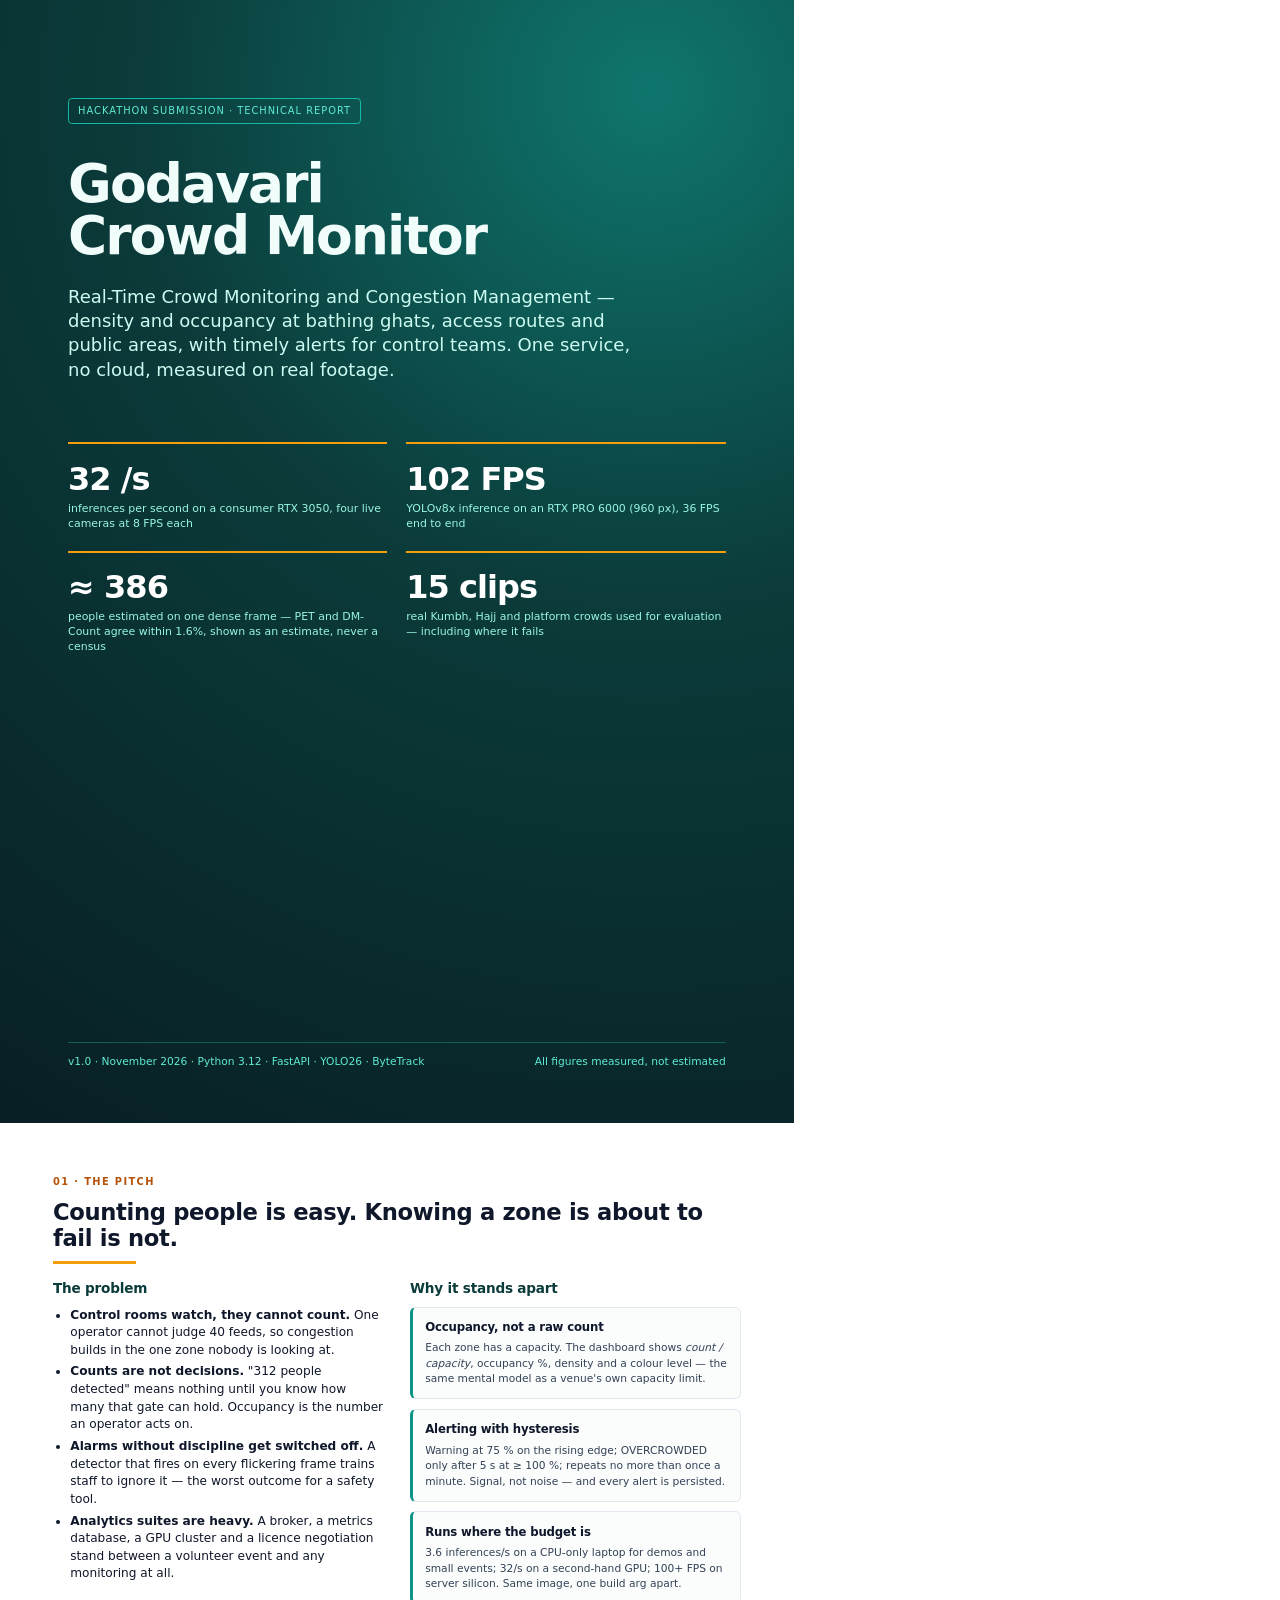
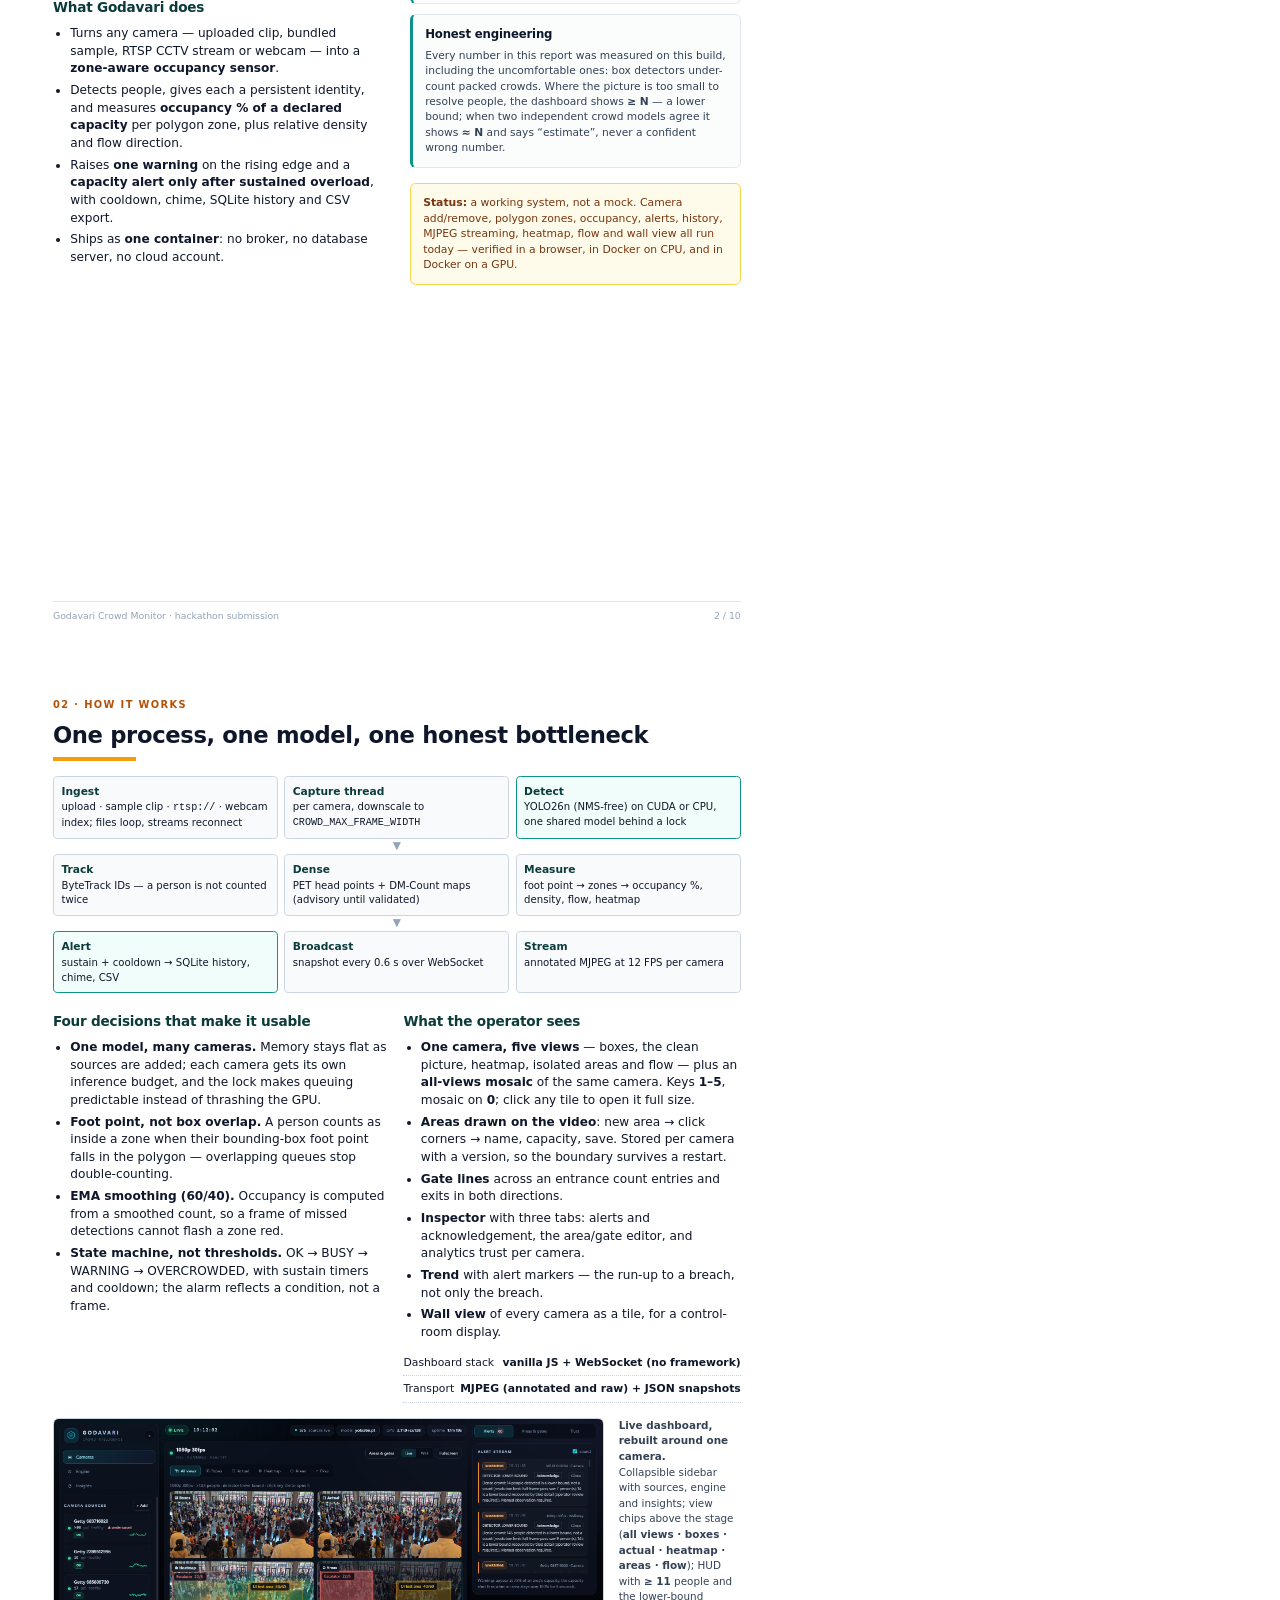
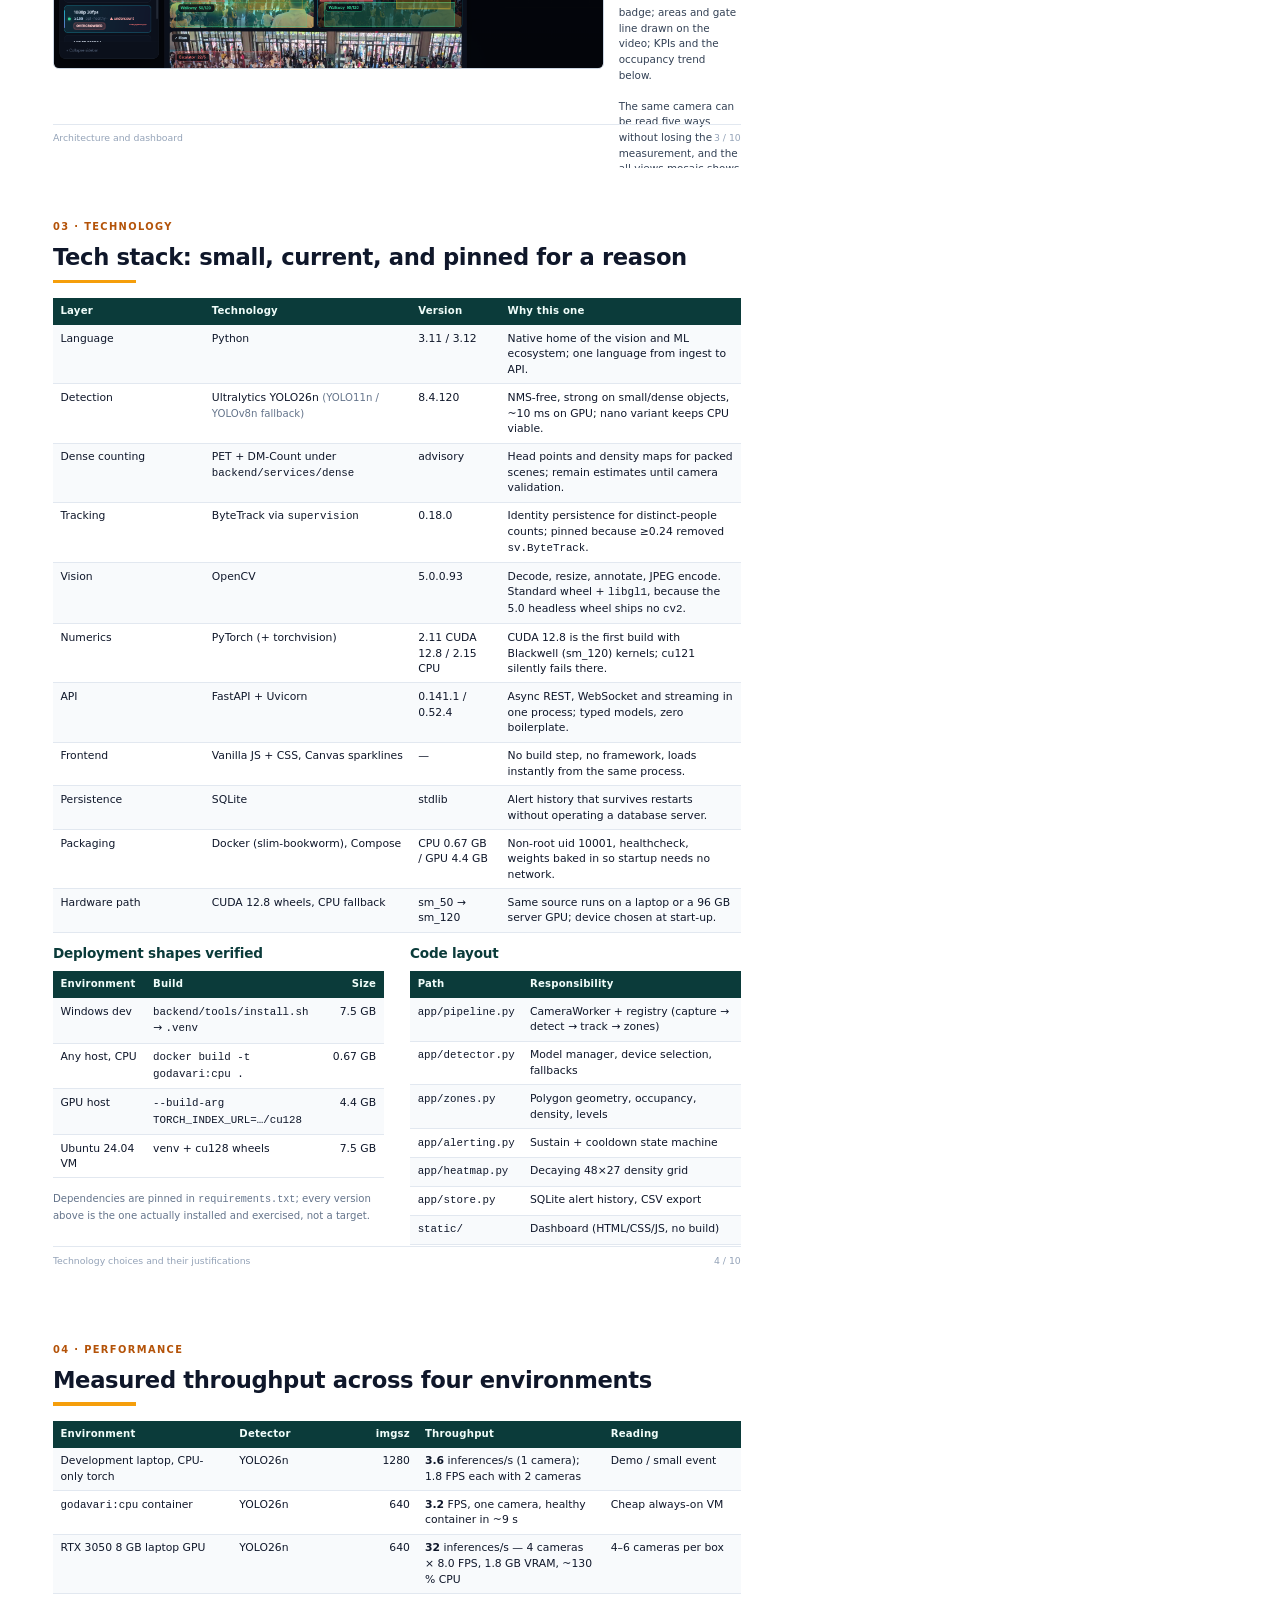
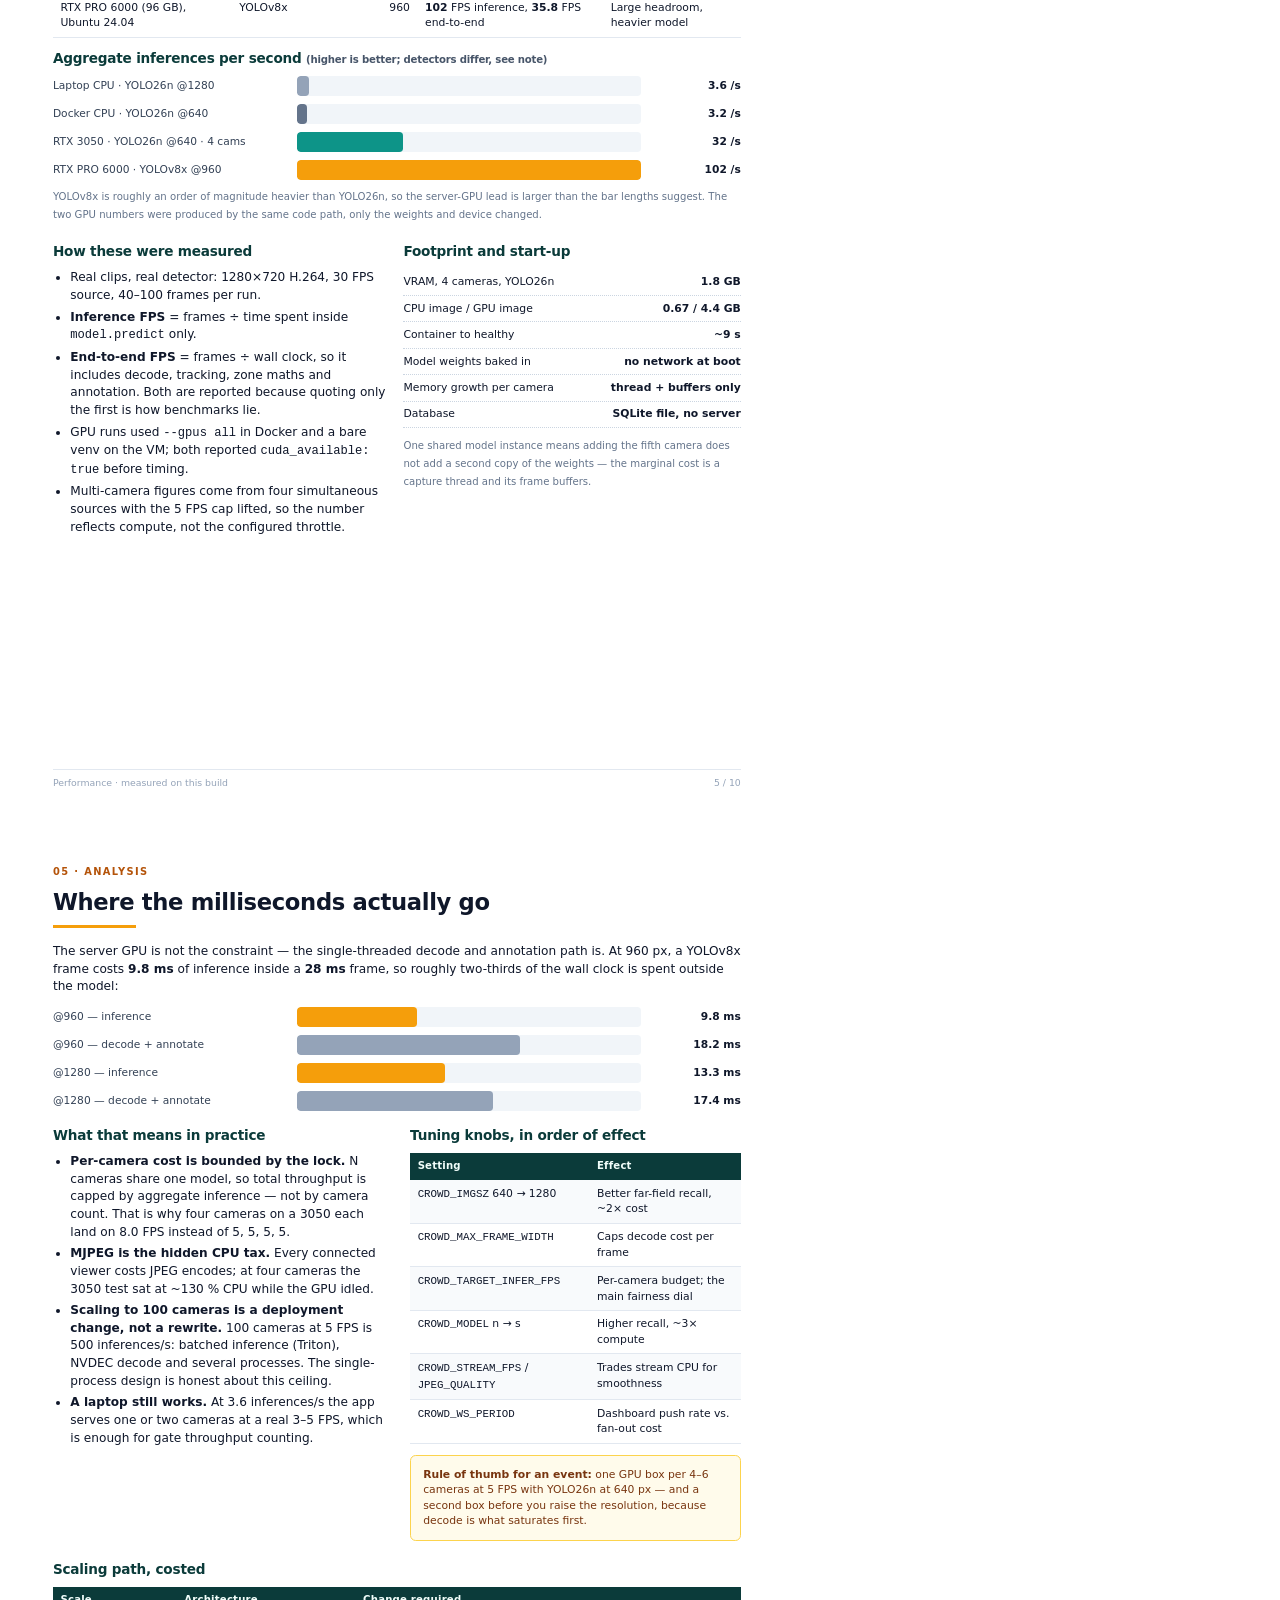
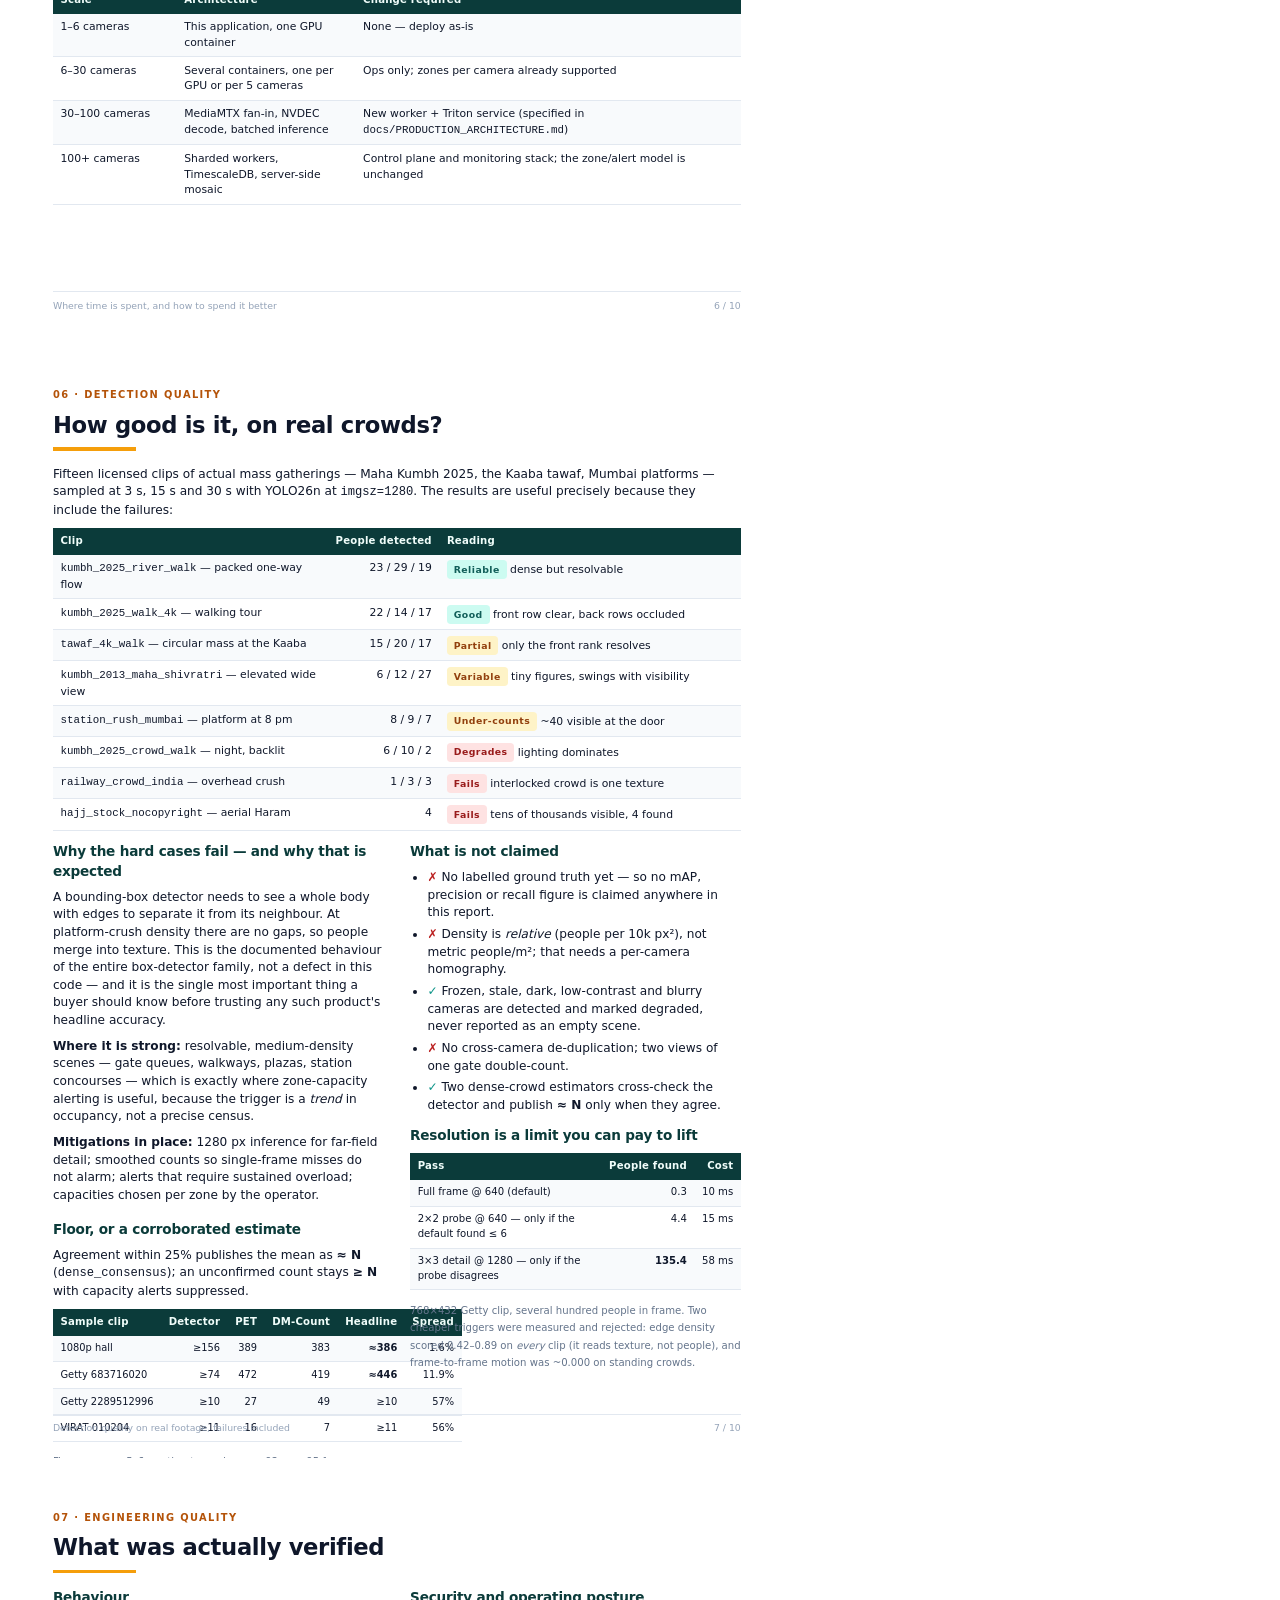
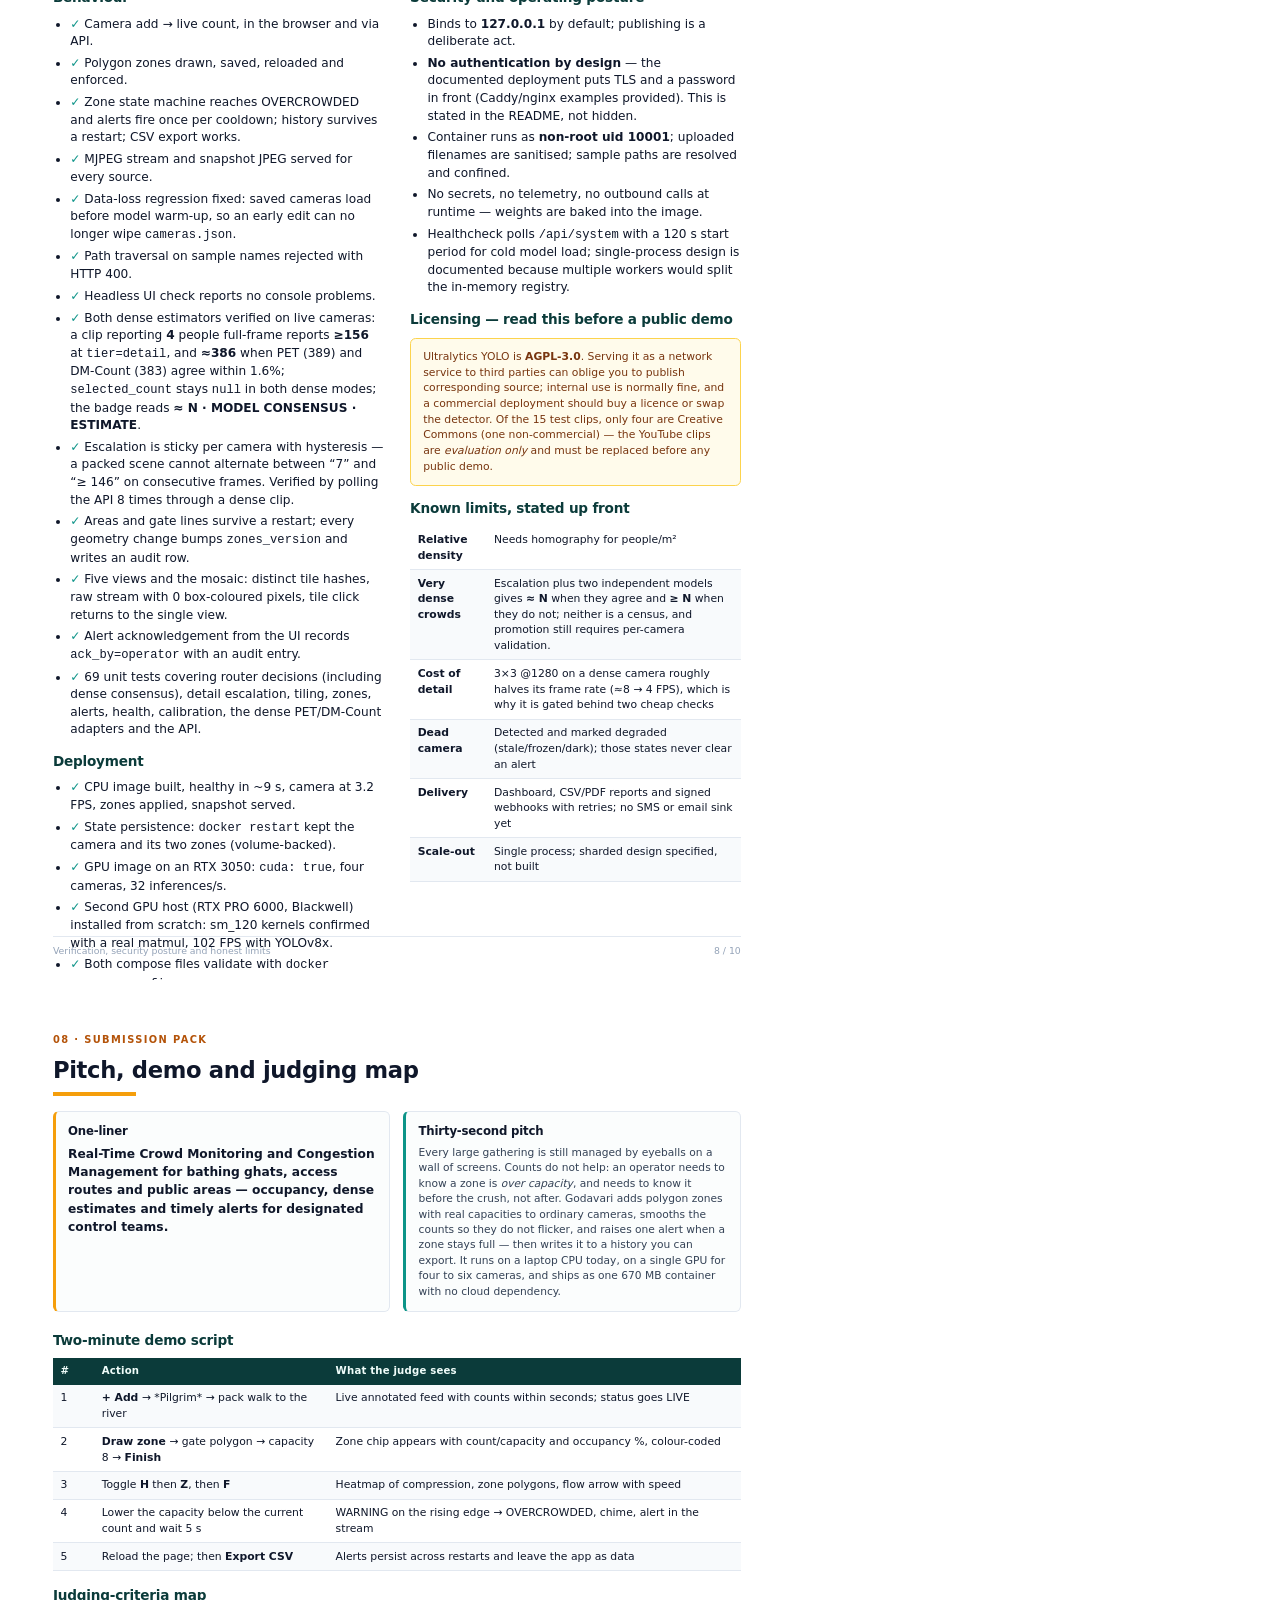
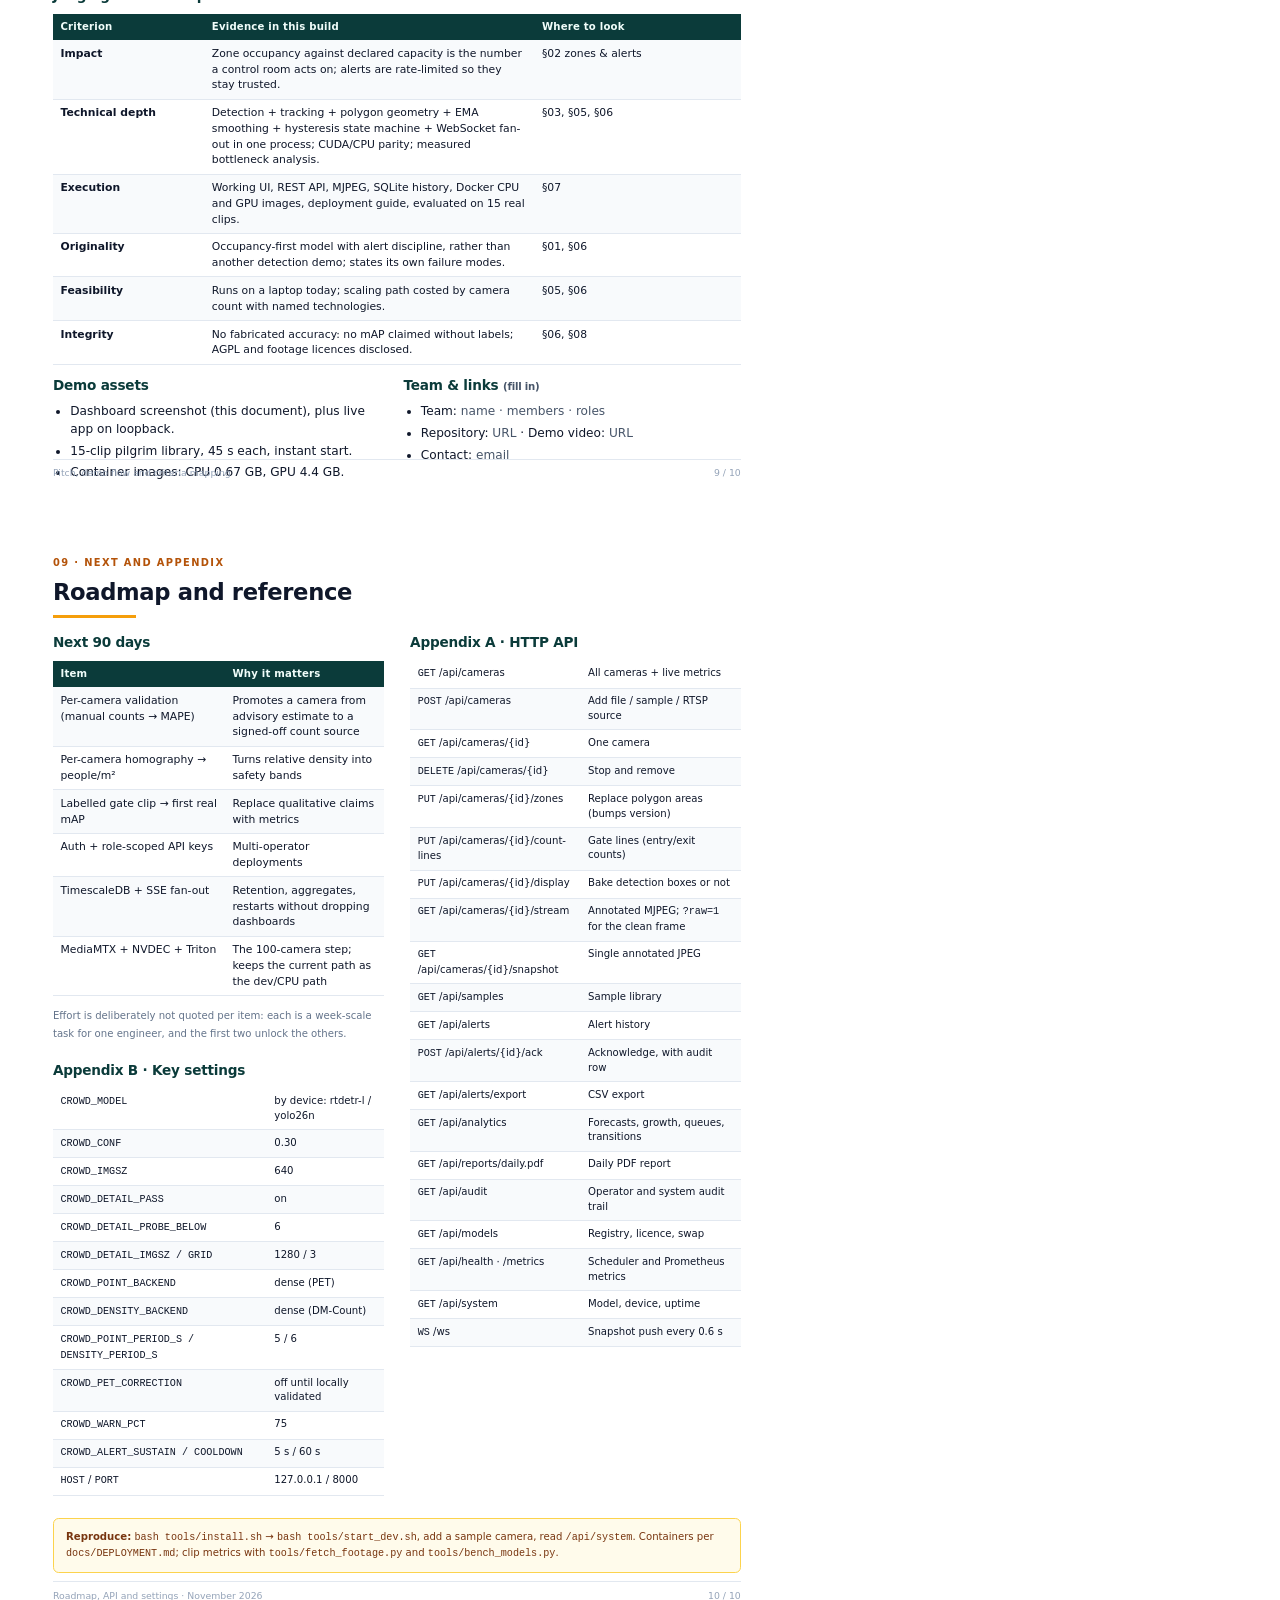
<file: docs/report/report.html>
<!DOCTYPE html>
<html lang="en">
<head>
<meta charset="utf-8">
<title>Godavari Crowd Monitor — Hackathon Submission &amp; Performance Report</title>
<style>
  @page { size: A4; margin: 0; }
  * { box-sizing: border-box; -webkit-print-color-adjust: exact; print-color-adjust: exact; }
  html, body { margin: 0; padding: 0; background: #fff; }
  body {
    font-family: "Segoe UI", -apple-system, system-ui, "Helvetica Neue", Arial, sans-serif;
    color: #0f172a; font-size: 9.1pt; line-height: 1.45;
  }
  .page {
    width: 210mm; height: 297mm; padding: 14mm 14mm 15mm; position: relative;
    overflow: hidden; page-break-after: always; background: #fff;
  }
  .page:last-child { page-break-after: auto; }
  h1, h2, h3, h4 { margin: 0; font-weight: 700; letter-spacing: -0.015em; }
  h2 { font-size: 17pt; line-height: 1.15; }
  h3 { font-size: 10.2pt; color: #0b3b3a; margin-bottom: 2mm; }
  p { margin: 0 0 2.2mm; }
  ul { margin: 0 0 2.2mm; padding-left: 4.6mm; }
  li { margin-bottom: 1.1mm; }
  small { font-size: 7.6pt; color: #64748b; }
  .muted { color: #475569; }
  .kicker {
    font-size: 7.4pt; font-weight: 700; letter-spacing: 0.14em; text-transform: uppercase;
    color: #b45309; margin-bottom: 2.5mm;
  }
  .rule { height: 2.6pt; width: 22mm; background: #f59e0b; margin: 2.5mm 0 4mm; }
  .footer {
    position: absolute; left: 14mm; right: 14mm; bottom: 6mm; display: flex;
    justify-content: space-between; font-size: 7pt; color: #94a3b8;
    border-top: 0.4pt solid #e2e8f0; padding-top: 1.8mm;
  }
  .cols { display: flex; gap: 7mm; }
  .cols > div { flex: 1; min-width: 0; }
  table { width: 100%; border-collapse: collapse; font-size: 8.1pt; margin: 1.5mm 0 3mm; }
  th {
    text-align: left; background: #0b3b3a; color: #f0fdfa; font-weight: 600;
    padding: 1.6mm 2mm; font-size: 7.6pt; letter-spacing: 0.02em;
  }
  td { padding: 1.5mm 2mm; border-bottom: 0.4pt solid #e2e8f0; vertical-align: top; }
  tr:nth-child(even) td { background: #f8fafc; }
  .num { text-align: right; font-variant-numeric: tabular-nums; white-space: nowrap; }
  .card {
    border: 0.6pt solid #e2e8f0; border-left: 2.4pt solid #0d9488; border-radius: 1.5mm;
    padding: 3mm 3.2mm; background: #fbfdfd;
  }
  .card h4 { font-size: 8.8pt; margin-bottom: 1.2mm; color: #0f172a; }
  .card p { margin: 0; font-size: 8pt; color: #334155; }
  .grid2 { display: grid; grid-template-columns: 1fr 1fr; gap: 3.5mm; }
  .grid3 { display: grid; grid-template-columns: 1fr 1fr 1fr; gap: 3.5mm; }
  .callout {
    border: 0.6pt solid #fcd34d; background: #fffbeb; border-radius: 1.5mm;
    padding: 2.8mm 3.2mm; font-size: 8.1pt; color: #78350f;
  }
  .callout strong { color: #78350f; }
  .tag {
    display: inline-block; font-size: 7pt; font-weight: 700; letter-spacing: 0.05em;
    padding: 0.7mm 1.8mm; border-radius: 1mm; background: #ccfbf1; color: #115e59;
  }
  .tag.red { background: #fee2e2; color: #991b1b; }
  .tag.amber { background: #fef3c7; color: #92400e; }
  .bar-row { display: flex; align-items: center; gap: 2.5mm; margin-bottom: 2.2mm; font-size: 8pt; }
  .bar-label { width: 62mm; color: #334155; }
  .bar-track { flex: 1; height: 5.2mm; background: #f1f5f9; border-radius: 1mm; overflow: hidden; }
  .bar { height: 100%; border-radius: 1mm; }
  .bar-val { width: 24mm; text-align: right; font-weight: 700; font-variant-numeric: tabular-nums; }
  .flow { display: flex; flex-direction: column; gap: 1.2mm; }
  .flow-row { display: flex; gap: 1.6mm; align-items: stretch; }
  .node {
    flex: 1; border: 0.6pt solid #cbd5e1; border-radius: 1.2mm; padding: 1.8mm 2mm;
    background: #f8fafc; font-size: 7.6pt;
  }
  .node b { display: block; font-size: 8pt; color: #0b3b3a; margin-bottom: 0.4mm; }
  .node.accent { border-color: #0d9488; background: #f0fdfa; }
  .arrow { text-align: center; color: #94a3b8; font-size: 8pt; line-height: 1; margin: -0.6mm 0; }
  .shot { border: 0.6pt solid #cbd5e1; border-radius: 1.5mm; overflow: hidden; }
  .shot img { display: block; width: 100%; }
  .kv { display: flex; justify-content: space-between; border-bottom: 0.4pt dotted #cbd5e1; padding: 1.3mm 0; font-size: 8.1pt; }
  .kv span:last-child { font-weight: 700; font-variant-numeric: tabular-nums; }
  .check { color: #0d9488; font-weight: 700; }
  .cross { color: #b91c1c; font-weight: 700; }
  /* cover */
  .cover {
    background: radial-gradient(circle at 82% 8%, #0f766e 0%, #0b3b3a 42%, #081f24 100%);
    color: #f0fdfa; padding: 26mm 18mm 18mm;
  }
  .cover .kicker { color: #fbbf24; }
  .cover h1 { font-size: 40pt; line-height: 0.98; letter-spacing: -0.035em; }
  .cover .sub { font-size: 13.5pt; line-height: 1.35; color: #ccfbf1; margin-top: 6mm; max-width: 150mm; }
  .metric-strip { display: grid; grid-template-columns: 1fr 1fr; gap: 5mm; margin-top: 16mm; }
  .metric { border-top: 1.6pt solid #f59e0b; padding-top: 3mm; }
  .metric .v { font-size: 24pt; font-weight: 700; letter-spacing: -0.03em; color: #fff; }
  .metric .l { font-size: 8.2pt; color: #99f6e4; line-height: 1.35; }
  .cover .meta { position: absolute; left: 18mm; right: 18mm; bottom: 14mm; display: flex;
    justify-content: space-between; font-size: 8pt; color: #5eead4; border-top: 0.4pt solid #115e59; padding-top: 3mm; }
  .badge { display: inline-block; border: 0.6pt solid #14b8a6; color: #5eead4; font-size: 7.4pt;
    letter-spacing: 0.1em; text-transform: uppercase; padding: 1.2mm 2.4mm; border-radius: 1mm; }
</style>
</head>
<body>

<!-- ============================== 1 · COVER ============================== -->
<section class="page cover">
  <div class="badge">Hackathon submission · technical report</div>
  <h1 style="margin-top:9mm">Godavari<br>Crowd Monitor</h1>
  <div class="sub">Real-Time Crowd Monitoring and Congestion Management — density and
  occupancy at bathing ghats, access routes and public areas, with timely alerts for
  control teams. One service, no cloud, measured on real footage.</div>

  <div class="metric-strip">
    <div class="metric">
      <div class="v">32 /s</div>
      <div class="l">inferences per second on a consumer RTX&nbsp;3050, four live cameras at 8&nbsp;FPS each</div>
    </div>
    <div class="metric">
      <div class="v">102 FPS</div>
      <div class="l">YOLOv8x inference on an RTX&nbsp;PRO&nbsp;6000 (960&nbsp;px), 36&nbsp;FPS end to end</div>
    </div>
    <div class="metric">
      <div class="v">&asymp; 386</div>
      <div class="l">people estimated on one dense frame — PET and DM-Count agree within
      1.6%, shown as an estimate, never a census</div>
    </div>
    <div class="metric">
      <div class="v">15 clips</div>
      <div class="l">real Kumbh, Hajj and platform crowds used for evaluation — including where it fails</div>
    </div>
  </div>

  <div class="meta">
    <span>v1.0 · November 2026 · Python 3.12 · FastAPI · YOLO26 · ByteTrack</span>
    <span>All figures measured, not estimated</span>
  </div>
</section>

<!-- ============================== 2 · PITCH ============================== -->
<section class="page">
  <div class="kicker">01 · The pitch</div>
  <h2>Counting people is easy. Knowing a zone is about to fail is not.</h2>
  <div class="rule"></div>

  <div class="cols">
    <div>
      <h3>The problem</h3>
      <ul>
        <li><b>Control rooms watch, they cannot count.</b> One operator cannot judge 40 feeds,
        so congestion builds in the one zone nobody is looking at.</li>
        <li><b>Counts are not decisions.</b> "312 people detected" means nothing until you know
        how many that gate can hold. Occupancy is the number an operator acts on.</li>
        <li><b>Alarms without discipline get switched off.</b> A detector that fires on every
        flickering frame trains staff to ignore it — the worst outcome for a safety tool.</li>
        <li><b>Analytics suites are heavy.</b> A broker, a metrics database, a GPU cluster and a
        licence negotiation stand between a volunteer event and any monitoring at all.</li>
      </ul>

      <h3 style="margin-top:4mm">What Godavari does</h3>
      <ul>
        <li>Turns any camera — uploaded clip, bundled sample, RTSP CCTV stream or webcam —
        into a <b>zone-aware occupancy sensor</b>.</li>
        <li>Detects people, gives each a persistent identity, and measures
        <b>occupancy % of a declared capacity</b> per polygon zone, plus relative density and
        flow direction.</li>
        <li>Raises <b>one warning</b> on the rising edge and a <b>capacity alert only after
        sustained overload</b>, with cooldown, chime, SQLite history and CSV export.</li>
        <li>Ships as <b>one container</b>: no broker, no database server, no cloud account.</li>
      </ul>
    </div>

    <div>
      <h3>Why it stands apart</h3>
      <div class="grid2" style="grid-template-columns:1fr; gap:2.6mm">
        <div class="card">
          <h4>Occupancy, not a raw count</h4>
          <p>Each zone has a capacity. The dashboard shows <i>count / capacity</i>, occupancy %,
          density and a colour level — the same mental model as a venue's own capacity limit.</p>
        </div>
        <div class="card">
          <h4>Alerting with hysteresis</h4>
          <p>Warning at 75 % on the rising edge; OVERCROWDED only after 5 s at ≥ 100 %;
          repeats no more than once a minute. Signal, not noise — and every alert is persisted.</p>
        </div>
        <div class="card">
          <h4>Runs where the budget is</h4>
          <p>3.6 inferences/s on a CPU-only laptop for demos and small events; 32/s on a
          second-hand GPU; 100+ FPS on server silicon. Same image, one build arg apart.</p>
        </div>
        <div class="card">
          <h4>Honest engineering</h4>
          <p>Every number in this report was measured on this build, including the
          uncomfortable ones: box detectors under-count packed crowds. Where the picture is too
          small to resolve people, the dashboard shows <b>≥ N</b> — a lower bound; when two
          independent crowd models agree it shows <b>≈ N</b> and says “estimate”, never a
          confident wrong number.</p>
        </div>
      </div>

      <div style="margin-top:4mm" class="callout">
        <strong>Status:</strong> a working system, not a mock. Camera add/remove, polygon zones,
        occupancy, alerts, history, MJPEG streaming, heatmap, flow and wall view all run today —
        verified in a browser, in Docker on CPU, and in Docker on a GPU.
      </div>
    </div>
  </div>

  <div class="footer"><span>Godavari Crowd Monitor · hackathon submission</span><span>2 / 10</span></div>
</section>

<!-- ============================== 3 · HOW IT WORKS ============================== -->
<section class="page">
  <div class="kicker">02 · How it works</div>
  <h2>One process, one model, one honest bottleneck</h2>
  <div class="rule"></div>

  <div class="flow">
    <div class="flow-row">
      <div class="node"><b>Ingest</b>upload · sample clip · <code>rtsp://</code> · webcam index; files loop, streams reconnect</div>
      <div class="node"><b>Capture thread</b>per camera, downscale to <code>CROWD_MAX_FRAME_WIDTH</code></div>
      <div class="node accent"><b>Detect</b>YOLO26n (NMS-free) on CUDA or CPU, one shared model behind a lock</div>
    </div>
    <div class="arrow">▼</div>
    <div class="flow-row">
      <div class="node"><b>Track</b>ByteTrack IDs — a person is not counted twice</div>
      <div class="node"><b>Dense</b>PET head points + DM-Count maps (advisory until validated)</div>
      <div class="node"><b>Measure</b>foot point → zones → occupancy %, density, flow, heatmap</div>
    </div>
    <div class="arrow">▼</div>
    <div class="flow-row">
      <div class="node accent"><b>Alert</b>sustain + cooldown → SQLite history, chime, CSV</div>
      <div class="node"><b>Broadcast</b>snapshot every 0.6 s over WebSocket</div>
      <div class="node"><b>Stream</b>annotated MJPEG at 12 FPS per camera</div>
    </div>
  </div>

  <div class="grid2" style="margin-top:5mm">
    <div>
      <h3>Four decisions that make it usable</h3>
      <ul>
        <li><b>One model, many cameras.</b> Memory stays flat as sources are added; each camera
        gets its own inference budget, and the lock makes queuing predictable instead of
        thrashing the GPU.</li>
        <li><b>Foot point, not box overlap.</b> A person counts as inside a zone when their
        bounding-box foot point falls in the polygon — overlapping queues stop double-counting.</li>
        <li><b>EMA smoothing (60/40).</b> Occupancy is computed from a smoothed count, so a
        frame of missed detections cannot flash a zone red.</li>
        <li><b>State machine, not thresholds.</b> OK → BUSY → WARNING → OVERCROWDED, with
        sustain timers and cooldown; the alarm reflects a condition, not a frame.</li>
      </ul>
    </div>
    <div>
      <h3>What the operator sees</h3>
      <ul>
        <li><b>One camera, five views</b> — boxes, the clean picture, heatmap, isolated areas
        and flow — plus an <b>all-views mosaic</b> of the same camera. Keys <b>1–5</b>, mosaic on
        <b>0</b>; click any tile to open it full size.</li>
        <li><b>Areas drawn on the video</b>: new area → click corners → name, capacity, save.
        Stored per camera with a version, so the boundary survives a restart.</li>
        <li><b>Gate lines</b> across an entrance count entries and exits in both directions.</li>
        <li><b>Inspector</b> with three tabs: alerts and acknowledgement, the area/gate editor,
        and analytics trust per camera.</li>
        <li><b>Trend</b> with alert markers — the run-up to a breach, not only the breach.</li>
        <li><b>Wall view</b> of every camera as a tile, for a control-room display.</li>
      </ul>
      <div class="kv"><span>Dashboard stack</span><span>vanilla JS + WebSocket (no framework)</span></div>
      <div class="kv"><span>Transport</span><span>MJPEG (annotated and raw) + JSON snapshots</span></div>
    </div>
  </div>

  <div style="margin-top:4mm; display:flex; gap:4mm; align-items:flex-start">
    <div class="shot" style="flex:none">
      <img src="../../docs/dashboard.png" alt="Godavari dashboard" style="height:66mm;width:auto;display:block">
    </div>
    <div style="font-size:7.8pt;color:#334155;line-height:1.5">
      <b>Live dashboard, rebuilt around one camera.</b><br>
      Collapsible sidebar with sources, engine and insights; view chips above the stage
      (<b>all views · boxes · actual · heatmap · areas · flow</b>); HUD with
      <b>≥ 11</b> people and the lower-bound badge; areas and gate line drawn on the video;
      KPIs and the occupancy trend below.<br><br>
      The same camera can be read five ways without losing the measurement, and the
      all-views mosaic shows every view at once — clicking a tile opens it full size.
    </div>
  </div>

  <div class="footer"><span>Architecture and dashboard</span><span>3 / 10</span></div>
</section>

<!-- ============================== 4 · TECH STACK ============================== -->
<section class="page">
  <div class="kicker">03 · Technology</div>
  <h2>Tech stack: small, current, and pinned for a reason</h2>
  <div class="rule"></div>

  <table>
    <tr><th style="width:22%">Layer</th><th style="width:30%">Technology</th><th style="width:13%">Version</th><th>Why this one</th></tr>
    <tr><td>Language</td><td>Python</td><td>3.11 / 3.12</td><td>Native home of the vision and ML ecosystem; one language from ingest to API.</td></tr>
    <tr><td>Detection</td><td>Ultralytics YOLO26n <small>(YOLO11n / YOLOv8n fallback)</small></td><td>8.4.120</td><td>NMS-free, strong on small/dense objects, ~10 ms on GPU; nano variant keeps CPU viable.</td></tr>
    <tr><td>Dense counting</td><td>PET + DM-Count under <code>backend/services/dense</code></td><td>advisory</td><td>Head points and density maps for packed scenes; remain estimates until camera validation.</td></tr>
    <tr><td>Tracking</td><td>ByteTrack via <code>supervision</code></td><td>0.18.0</td><td>Identity persistence for distinct-people counts; pinned because ≥0.24 removed <code>sv.ByteTrack</code>.</td></tr>
    <tr><td>Vision</td><td>OpenCV</td><td>5.0.0.93</td><td>Decode, resize, annotate, JPEG encode. Standard wheel + <code>libgl1</code>, because the 5.0 headless wheel ships no <code>cv2</code>.</td></tr>
    <tr><td>Numerics</td><td>PyTorch (+ torchvision)</td><td>2.11 CUDA 12.8 / 2.15 CPU</td><td>CUDA 12.8 is the first build with Blackwell (sm_120) kernels; cu121 silently fails there.</td></tr>
    <tr><td>API</td><td>FastAPI + Uvicorn</td><td>0.141.1 / 0.52.4</td><td>Async REST, WebSocket and streaming in one process; typed models, zero boilerplate.</td></tr>
    <tr><td>Frontend</td><td>Vanilla JS + CSS, Canvas sparklines</td><td>—</td><td>No build step, no framework, loads instantly from the same process.</td></tr>
    <tr><td>Persistence</td><td>SQLite</td><td>stdlib</td><td>Alert history that survives restarts without operating a database server.</td></tr>
    <tr><td>Packaging</td><td>Docker (slim-bookworm), Compose</td><td>CPU 0.67 GB / GPU 4.4 GB</td><td>Non-root uid 10001, healthcheck, weights baked in so startup needs no network.</td></tr>
    <tr><td>Hardware path</td><td>CUDA 12.8 wheels, CPU fallback</td><td>sm_50 → sm_120</td><td>Same source runs on a laptop or a 96 GB server GPU; device chosen at start-up.</td></tr>
  </table>

  <div class="cols">
    <div>
      <h3>Deployment shapes verified</h3>
      <table>
        <tr><th>Environment</th><th>Build</th><th class="num">Size</th></tr>
        <tr><td>Windows dev</td><td><code>backend/tools/install.sh</code> → <code>.venv</code></td><td class="num">7.5 GB</td></tr>
        <tr><td>Any host, CPU</td><td><code>docker build -t godavari:cpu .</code></td><td class="num">0.67 GB</td></tr>
        <tr><td>GPU host</td><td><code>--build-arg TORCH_INDEX_URL=…/cu128</code></td><td class="num">4.4 GB</td></tr>
        <tr><td>Ubuntu 24.04 VM</td><td>venv + cu128 wheels</td><td class="num">7.5 GB</td></tr>
      </table>
      <small>Dependencies are pinned in <code>requirements.txt</code>; every version above is the
      one actually installed and exercised, not a target.</small>
    </div>
    <div>
      <h3>Code layout</h3>
      <table>
        <tr><th>Path</th><th>Responsibility</th></tr>
        <tr><td><code>app/pipeline.py</code></td><td>CameraWorker + registry (capture → detect → track → zones)</td></tr>
        <tr><td><code>app/detector.py</code></td><td>Model manager, device selection, fallbacks</td></tr>
        <tr><td><code>app/zones.py</code></td><td>Polygon geometry, occupancy, density, levels</td></tr>
        <tr><td><code>app/alerting.py</code></td><td>Sustain + cooldown state machine</td></tr>
        <tr><td><code>app/heatmap.py</code></td><td>Decaying 48×27 density grid</td></tr>
        <tr><td><code>app/store.py</code></td><td>SQLite alert history, CSV export</td></tr>
        <tr><td><code>static/</code></td><td>Dashboard (HTML/CSS/JS, no build)</td></tr>
      </table>
    </div>
  </div>

  <div class="footer"><span>Technology choices and their justifications</span><span>4 / 10</span></div>
</section>

<!-- ============================== 5 · PERFORMANCE ============================== -->
<section class="page">
  <div class="kicker">04 · Performance</div>
  <h2>Measured throughput across four environments</h2>
  <div class="rule"></div>

  <table>
    <tr>
      <th style="width:26%">Environment</th><th style="width:16%">Detector</th>
      <th class="num" style="width:11%">imgsz</th><th style="width:27%">Throughput</th><th>Reading</th>
    </tr>
    <tr>
      <td>Development laptop, CPU-only torch</td><td>YOLO26n</td><td class="num">1280</td>
      <td><b>3.6</b> inferences/s (1 camera); 1.8 FPS each with 2 cameras</td>
      <td>Demo / small event</td>
    </tr>
    <tr>
      <td><code>godavari:cpu</code> container</td><td>YOLO26n</td><td class="num">640</td>
      <td><b>3.2</b> FPS, one camera, healthy container in ~9 s</td>
      <td>Cheap always-on VM</td>
    </tr>
    <tr>
      <td>RTX 3050 8 GB laptop GPU</td><td>YOLO26n</td><td class="num">640</td>
      <td><b>32</b> inferences/s — 4 cameras × 8.0 FPS, 1.8 GB VRAM, ~130 % CPU</td>
      <td>4–6 cameras per box</td>
    </tr>
    <tr>
      <td>RTX PRO 6000 (96 GB), Ubuntu 24.04</td><td>YOLOv8x</td><td class="num">960</td>
      <td><b>102</b> FPS inference, <b>35.8</b> FPS end-to-end</td>
      <td>Large headroom, heavier model</td>
    </tr>
  </table>

  <h3>Aggregate inferences per second <small class="muted">(higher is better; detectors differ, see note)</small></h3>
  <div class="bar-row">
    <span class="bar-label">Laptop CPU · YOLO26n @1280</span>
    <div class="bar-track"><div class="bar" style="width:3.5%; background:#94a3b8"></div></div>
    <span class="bar-val">3.6 /s</span>
  </div>
  <div class="bar-row">
    <span class="bar-label">Docker CPU · YOLO26n @640</span>
    <div class="bar-track"><div class="bar" style="width:3.1%; background:#64748b"></div></div>
    <span class="bar-val">3.2 /s</span>
  </div>
  <div class="bar-row">
    <span class="bar-label">RTX 3050 · YOLO26n @640 · 4 cams</span>
    <div class="bar-track"><div class="bar" style="width:31%; background:#0d9488"></div></div>
    <span class="bar-val">32 /s</span>
  </div>
  <div class="bar-row">
    <span class="bar-label">RTX PRO 6000 · YOLOv8x @960</span>
    <div class="bar-track"><div class="bar" style="width:100%; background:#f59e0b"></div></div>
    <span class="bar-val">102 /s</span>
  </div>
  <small>YOLOv8x is roughly an order of magnitude heavier than YOLO26n, so the server-GPU
  lead is larger than the bar lengths suggest. The two GPU numbers were produced by the same
  code path, only the weights and device changed.</small>

  <div class="grid2" style="margin-top:5mm">
    <div>
      <h3>How these were measured</h3>
      <ul>
        <li>Real clips, real detector: 1280×720 H.264, 30 FPS source, 40–100 frames per run.</li>
        <li><b>Inference FPS</b> = frames ÷ time spent inside <code>model.predict</code> only.</li>
        <li><b>End-to-end FPS</b> = frames ÷ wall clock, so it includes decode, tracking,
        zone maths and annotation. Both are reported because quoting only the first is
        how benchmarks lie.</li>
        <li>GPU runs used <code>--gpus all</code> in Docker and a bare venv on the VM; both
        reported <code>cuda_available: true</code> before timing.</li>
        <li>Multi-camera figures come from four simultaneous sources with the 5 FPS cap
        lifted, so the number reflects compute, not the configured throttle.</li>
      </ul>
    </div>
    <div>
      <h3>Footprint and start-up</h3>
      <div class="kv"><span>VRAM, 4 cameras, YOLO26n</span><span>1.8 GB</span></div>
      <div class="kv"><span>CPU image / GPU image</span><span>0.67 / 4.4 GB</span></div>
      <div class="kv"><span>Container to healthy</span><span>~9 s</span></div>
      <div class="kv"><span>Model weights baked in</span><span>no network at boot</span></div>
      <div class="kv"><span>Memory growth per camera</span><span>thread + buffers only</span></div>
      <div class="kv"><span>Database</span><span>SQLite file, no server</span></div>
      <p style="margin-top:2.5mm"><small>One shared model instance means adding the fifth
      camera does not add a second copy of the weights — the marginal cost is a capture
      thread and its frame buffers.</small></p>
    </div>
  </div>

  <div class="footer"><span>Performance · measured on this build</span><span>5 / 10</span></div>
</section>

<!-- ============================== 6 · ANALYSIS ============================== -->
<section class="page">
  <div class="kicker">05 · Analysis</div>
  <h2>Where the milliseconds actually go</h2>
  <div class="rule"></div>

  <p>The server GPU is not the constraint — the single-threaded decode and annotation path is.
  At 960 px, a YOLOv8x frame costs <b>9.8 ms</b> of inference inside a <b>28 ms</b> frame, so
  roughly two-thirds of the wall clock is spent outside the model:</p>

  <div style="margin:3mm 0 4mm">
    <div class="bar-row">
      <span class="bar-label">@960 — inference</span>
      <div class="bar-track"><div class="bar" style="width:35%; background:#f59e0b"></div></div>
      <span class="bar-val">9.8 ms</span>
    </div>
    <div class="bar-row">
      <span class="bar-label">@960 — decode + annotate</span>
      <div class="bar-track"><div class="bar" style="width:65%; background:#94a3b8"></div></div>
      <span class="bar-val">18.2 ms</span>
    </div>
    <div class="bar-row">
      <span class="bar-label">@1280 — inference</span>
      <div class="bar-track"><div class="bar" style="width:43%; background:#f59e0b"></div></div>
      <span class="bar-val">13.3 ms</span>
    </div>
    <div class="bar-row">
      <span class="bar-label">@1280 — decode + annotate</span>
      <div class="bar-track"><div class="bar" style="width:57%; background:#94a3b8"></div></div>
      <span class="bar-val">17.4 ms</span>
    </div>
  </div>

  <div class="cols">
    <div>
      <h3>What that means in practice</h3>
      <ul>
        <li><b>Per-camera cost is bounded by the lock.</b> N cameras share one model, so total
        throughput is capped by aggregate inference — not by camera count. That is why four
        cameras on a 3050 each land on 8.0 FPS instead of 5, 5, 5, 5.</li>
        <li><b>MJPEG is the hidden CPU tax.</b> Every connected viewer costs JPEG encodes; at
        four cameras the 3050 test sat at ~130 % CPU while the GPU idled.</li>
        <li><b>Scaling to 100 cameras is a deployment change, not a rewrite.</b> 100 cameras at
        5 FPS is 500 inferences/s: batched inference (Triton), NVDEC decode and several
        processes. The single-process design is honest about this ceiling.</li>
        <li><b>A laptop still works.</b> At 3.6 inferences/s the app serves one or two cameras
        at a real 3–5 FPS, which is enough for gate throughput counting.</li>
      </ul>
    </div>
    <div>
      <h3>Tuning knobs, in order of effect</h3>
      <table>
        <tr><th>Setting</th><th>Effect</th></tr>
        <tr><td><code>CROWD_IMGSZ</code> 640 → 1280</td><td>Better far-field recall, ~2× cost</td></tr>
        <tr><td><code>CROWD_MAX_FRAME_WIDTH</code></td><td>Caps decode cost per frame</td></tr>
        <tr><td><code>CROWD_TARGET_INFER_FPS</code></td><td>Per-camera budget; the main fairness dial</td></tr>
        <tr><td><code>CROWD_MODEL</code> n → s</td><td>Higher recall, ~3× compute</td></tr>
        <tr><td><code>CROWD_STREAM_FPS</code> / <code>JPEG_QUALITY</code></td><td>Trades stream CPU for smoothness</td></tr>
        <tr><td><code>CROWD_WS_PERIOD</code></td><td>Dashboard push rate vs. fan-out cost</td></tr>
      </table>
      <div class="callout" style="margin-top:2mm">
        <strong>Rule of thumb for an event:</strong> one GPU box per 4–6 cameras at 5 FPS with
        YOLO26n at 640 px — and a second box before you raise the resolution, because decode
        is what saturates first.
      </div>
    </div>
  </div>

  <h3 style="margin-top:5mm">Scaling path, costed</h3>
  <table>
    <tr><th style="width:18%">Scale</th><th style="width:26%">Architecture</th><th>Change required</th></tr>
    <tr><td>1–6 cameras</td><td>This application, one GPU container</td><td>None — deploy as-is</td></tr>
    <tr><td>6–30 cameras</td><td>Several containers, one per GPU or per 5 cameras</td><td>Ops only; zones per camera already supported</td></tr>
    <tr><td>30–100 cameras</td><td>MediaMTX fan-in, NVDEC decode, batched inference</td><td>New worker + Triton service (specified in <code>docs/PRODUCTION_ARCHITECTURE.md</code>)</td></tr>
    <tr><td>100+ cameras</td><td>Sharded workers, TimescaleDB, server-side mosaic</td><td>Control plane and monitoring stack; the zone/alert model is unchanged</td></tr>
  </table>

  <div class="footer"><span>Where time is spent, and how to spend it better</span><span>6 / 10</span></div>
</section>

<!-- ============================== 7 · QUALITY ============================== -->
<section class="page">
  <div class="kicker">06 · Detection quality</div>
  <h2>How good is it, on real crowds?</h2>
  <div class="rule"></div>

  <p>Fifteen licensed clips of actual mass gatherings — Maha Kumbh 2025, the Kaaba tawaf, Mumbai
  platforms — sampled at 3 s, 15 s and 30 s with YOLO26n at <code>imgsz=1280</code>. The results
  are useful precisely because they include the failures:</p>

  <table>
    <tr><th style="width:40%">Clip</th><th class="num" style="width:16%">People detected</th><th>Reading</th></tr>
    <tr><td><code>kumbh_2025_river_walk</code> — packed one-way flow</td><td class="num">23 / 29 / 19</td><td><span class="tag">Reliable</span> dense but resolvable</td></tr>
    <tr><td><code>kumbh_2025_walk_4k</code> — walking tour</td><td class="num">22 / 14 / 17</td><td><span class="tag">Good</span> front row clear, back rows occluded</td></tr>
    <tr><td><code>tawaf_4k_walk</code> — circular mass at the Kaaba</td><td class="num">15 / 20 / 17</td><td><span class="tag amber">Partial</span> only the front rank resolves</td></tr>
    <tr><td><code>kumbh_2013_maha_shivratri</code> — elevated wide view</td><td class="num">6 / 12 / 27</td><td><span class="tag amber">Variable</span> tiny figures, swings with visibility</td></tr>
    <tr><td><code>station_rush_mumbai</code> — platform at 8 pm</td><td class="num">8 / 9 / 7</td><td><span class="tag amber">Under-counts</span> ~40 visible at the door</td></tr>
    <tr><td><code>kumbh_2025_crowd_walk</code> — night, backlit</td><td class="num">6 / 10 / 2</td><td><span class="tag red">Degrades</span> lighting dominates</td></tr>
    <tr><td><code>railway_crowd_india</code> — overhead crush</td><td class="num">1 / 3 / 3</td><td><span class="tag red">Fails</span> interlocked crowd is one texture</td></tr>
    <tr><td><code>hajj_stock_nocopyright</code> — aerial Haram</td><td class="num">4</td><td><span class="tag red">Fails</span> tens of thousands visible, 4 found</td></tr>
  </table>

  <div class="cols">
    <div>
      <h3>Why the hard cases fail — and why that is expected</h3>
      <p>A bounding-box detector needs to see a whole body with edges to separate it from its
      neighbour. At platform-crush density there are no gaps, so people merge into texture. This
      is the documented behaviour of the entire box-detector family, not a defect in this code —
      and it is the single most important thing a buyer should know before trusting any such
      product's headline accuracy.</p>
      <p><b>Where it is strong:</b> resolvable, medium-density scenes — gate queues, walkways,
      plazas, station concourses — which is exactly where zone-capacity alerting is useful,
      because the trigger is a <i>trend</i> in occupancy, not a precise census.</p>
      <p><b>Mitigations in place:</b> 1280 px inference for far-field detail; smoothed counts so
      single-frame misses do not alarm; alerts that require sustained overload; capacities
      chosen per zone by the operator.</p>

      <h3 style="margin-top:4mm">Floor, or a corroborated estimate</h3>
      <p>Agreement within 25% publishes the mean as <b>&asymp; N</b>
      (<code>dense_consensus</code>); an unconfirmed count stays <b>&ge; N</b> with capacity
      alerts suppressed.</p>
      <table style="font-size:7.4pt">
        <tr><th>Sample clip</th><th class="num">Detector</th><th class="num">PET</th>
          <th class="num">DM-Count</th><th class="num">Headline</th><th class="num">Spread</th></tr>
        <tr><td style="white-space:nowrap">1080p hall</td><td class="num">&ge;156</td><td class="num">389</td>
          <td class="num">383</td><td class="num"><b>&asymp;386</b></td><td class="num">1.6%</td></tr>
        <tr><td style="white-space:nowrap">Getty 683716020</td><td class="num">&ge;74</td><td class="num">472</td>
          <td class="num">419</td><td class="num"><b>&asymp;446</b></td><td class="num">11.9%</td></tr>
        <tr><td style="white-space:nowrap">Getty 2289512996</td><td class="num">&ge;10</td><td class="num">27</td>
          <td class="num">49</td><td class="num">&ge;10</td><td class="num">57%</td></tr>
        <tr><td style="white-space:nowrap">VIRAT 010204</td><td class="num">&ge;11</td><td class="num">16</td>
          <td class="num">7</td><td class="num">&ge;11</td><td class="num">56%</td></tr>
      </table>
      <small>Five cameras, 5–6 s estimator cadence, ~92 ms p95 frame age. Neither mode sets
      <code>selected_count</code>: promotion still requires per-camera validation.</small>
    </div>
    <div>
      <h3>What is not claimed</h3>
      <ul>
        <li><span class="cross">✗</span> No labelled ground truth yet — so no mAP, precision or
        recall figure is claimed anywhere in this report.</li>
        <li><span class="cross">✗</span> Density is <i>relative</i> (people per 10k px²), not
        metric people/m²; that needs a per-camera homography.</li>
        <li><span class="check">✓</span> Frozen, stale, dark, low-contrast and blurry cameras
        are detected and marked degraded, never reported as an empty scene.</li>
        <li><span class="cross">✗</span> No cross-camera de-duplication; two views of one gate
        double-count.</li>
        <li><span class="check">✓</span> Two dense-crowd estimators cross-check the detector and
        publish <b>≈ N</b> only when they agree.</li>
      </ul>
      <h3 style="margin-top:3mm">Resolution is a limit you can pay to lift</h3>
      <table style="font-size:7.6pt">
        <tr><th>Pass</th><th class="num">People found</th><th class="num">Cost</th></tr>
        <tr><td>Full frame @ 640 (default)</td><td class="num">0.3</td><td class="num">10 ms</td></tr>
        <tr><td>2×2 probe @ 640 — only if the default found ≤ 6</td><td class="num">4.4</td><td class="num">15 ms</td></tr>
        <tr><td>3×3 detail @ 1280 — only if the probe disagrees</td><td class="num"><b>135.4</b></td><td class="num">58 ms</td></tr>
      </table>
      <small>768×432 Getty clip, several hundred people in frame. Two cheaper triggers were
      measured and rejected: edge density scored 0.42–0.89 on <i>every</i> clip (it reads
      texture, not people), and frame-to-frame motion was ~0.000 on standing crowds.</small>
    </div>
  </div>

  <div class="footer"><span>Detection quality on real footage, failures included</span><span>7 / 10</span></div>
</section>

<!-- ============================== 8 · ENGINEERING ============================== -->
<section class="page">
  <div class="kicker">07 · Engineering quality</div>
  <h2>What was actually verified</h2>
  <div class="rule"></div>

  <div class="cols">
    <div>
      <h3>Behaviour</h3>
      <ul>
        <li><span class="check">✓</span> Camera add → live count, in the browser and via API.</li>
        <li><span class="check">✓</span> Polygon zones drawn, saved, reloaded and enforced.</li>
        <li><span class="check">✓</span> Zone state machine reaches OVERCROWDED and alerts fire
        once per cooldown; history survives a restart; CSV export works.</li>
        <li><span class="check">✓</span> MJPEG stream and snapshot JPEG served for every source.</li>
        <li><span class="check">✓</span> Data-loss regression fixed: saved cameras load before
        model warm-up, so an early edit can no longer wipe <code>cameras.json</code>.</li>
        <li><span class="check">✓</span> Path traversal on sample names rejected with HTTP 400.</li>
        <li><span class="check">✓</span> Headless UI check reports no console problems.</li>
        <li><span class="check">✓</span> Both dense estimators verified on live cameras: a clip
        reporting <b>4</b> people full-frame reports <b>≥156</b> at <code>tier=detail</code>, and
        <b>≈386</b> when PET (389) and DM-Count (383) agree within 1.6%;
        <code>selected_count</code> stays <code>null</code> in both dense modes; the badge reads
        <b>≈ N · MODEL CONSENSUS · ESTIMATE</b>.</li>
        <li><span class="check">✓</span> Escalation is sticky per camera with hysteresis — a
        packed scene cannot alternate between “7” and “≥ 146” on consecutive frames. Verified by
        polling the API 8 times through a dense clip.</li>
        <li><span class="check">✓</span> Areas and gate lines survive a restart; every geometry
        change bumps <code>zones_version</code> and writes an audit row.</li>
        <li><span class="check">✓</span> Five views and the mosaic: distinct tile hashes, raw
        stream with 0 box-coloured pixels, tile click returns to the single view.</li>
        <li><span class="check">✓</span> Alert acknowledgement from the UI records
        <code>ack_by=operator</code> with an audit entry.</li>
        <li><span class="check">✓</span> 69 unit tests covering router decisions (including
        dense consensus), detail escalation, tiling, zones, alerts, health, calibration, the
        dense PET/DM-Count adapters and the API.</li>
      </ul>

      <h3 style="margin-top:3.5mm">Deployment</h3>
      <ul>
        <li><span class="check">✓</span> CPU image built, healthy in ~9 s, camera at 3.2 FPS,
        zones applied, snapshot served.</li>
        <li><span class="check">✓</span> State persistence: <code>docker restart</code> kept the
        camera and its two zones (volume-backed).</li>
        <li><span class="check">✓</span> GPU image on an RTX 3050: <code>cuda: true</code>,
        four cameras, 32 inferences/s.</li>
        <li><span class="check">✓</span> Second GPU host (RTX PRO 6000, Blackwell) installed
        from scratch: sm_120 kernels confirmed with a real matmul, 102 FPS with YOLOv8x.</li>
        <li><span class="check">✓</span> Both compose files validate with <code>docker compose config</code>.</li>
      </ul>
    </div>

    <div>
      <h3>Security and operating posture</h3>
      <ul>
        <li>Binds to <b>127.0.0.1</b> by default; publishing is a deliberate act.</li>
        <li><b>No authentication by design</b> — the documented deployment puts TLS and a
        password in front (Caddy/nginx examples provided). This is stated in the README, not
        hidden.</li>
        <li>Container runs as <b>non-root uid 10001</b>; uploaded filenames are sanitised;
        sample paths are resolved and confined.</li>
        <li>No secrets, no telemetry, no outbound calls at runtime — weights are baked into
        the image.</li>
        <li>Healthcheck polls <code>/api/system</code> with a 120 s start period for cold
        model load; single-process design is documented because multiple workers would split
        the in-memory registry.</li>
      </ul>

      <h3 style="margin-top:3.5mm">Licensing — read this before a public demo</h3>
      <div class="callout">
        Ultralytics YOLO is <strong>AGPL-3.0</strong>. Serving it as a network service to third
        parties can oblige you to publish corresponding source; internal use is normally fine,
        and a commercial deployment should buy a licence or swap the detector.
        Of the 15 test clips, only four are Creative Commons (one non-commercial) — the YouTube
        clips are <em>evaluation only</em> and must be replaced before any public demo.
      </div>

      <h3 style="margin-top:3.5mm">Known limits, stated up front</h3>
      <table>
        <tr><td><b>Relative density</b></td><td>Needs homography for people/m²</td></tr>
        <tr><td><b>Very dense crowds</b></td><td>Escalation plus two independent models gives
        <b>≈ N</b> when they agree and <b>≥ N</b> when they do not; neither is a census, and
        promotion still requires per-camera validation.</td></tr>
        <tr><td><b>Cost of detail</b></td><td>3×3 @1280 on a dense camera roughly halves its
        frame rate (≈8 → 4 FPS), which is why it is gated behind two cheap checks</td></tr>
        <tr><td><b>Dead camera</b></td><td>Detected and marked degraded (stale/frozen/dark);
        those states never clear an alert</td></tr>
        <tr><td><b>Delivery</b></td><td>Dashboard, CSV/PDF reports and signed webhooks with
        retries; no SMS or email sink yet</td></tr>
        <tr><td><b>Scale-out</b></td><td>Single process; sharded design specified, not built</td></tr>
      </table>
    </div>
  </div>

  <div class="footer"><span>Verification, security posture and honest limits</span><span>8 / 10</span></div>
</section>

<!-- ============================== 9 · SUBMISSION PACK ============================== -->
<section class="page">
  <div class="kicker">08 · Submission pack</div>
  <h2>Pitch, demo and judging map</h2>
  <div class="rule"></div>

  <div class="grid2">
    <div class="card" style="border-left-color:#f59e0b">
      <h4>One-liner</h4>
      <p style="font-size:9.2pt; color:#0f172a; line-height:1.5"><b>Real-Time Crowd Monitoring
      and Congestion Management for bathing ghats, access routes and public areas — occupancy,
      dense estimates and timely alerts for designated control teams.</b></p>
    </div>
    <div class="card">
      <h4>Thirty-second pitch</h4>
      <p>Every large gathering is still managed by eyeballs on a wall of screens. Counts do not
      help: an operator needs to know a zone is <i>over capacity</i>, and needs to know it before
      the crush, not after. Godavari adds polygon zones with real capacities to ordinary cameras,
      smooths the counts so they do not flicker, and raises one alert when a zone stays full —
      then writes it to a history you can export. It runs on a laptop CPU today, on a single GPU
      for four to six cameras, and ships as one 670 MB container with no cloud dependency.</p>
    </div>
  </div>

  <h3 style="margin-top:5mm">Two-minute demo script</h3>
  <table>
    <tr><th style="width:6%">#</th><th style="width:34%">Action</th><th>What the judge sees</th></tr>
    <tr><td>1</td><td><b>+ Add</b> → *Pilgrim* → pack walk to the river</td>
      <td>Live annotated feed with counts within seconds; status goes LIVE</td></tr>
    <tr><td>2</td><td><b>Draw zone</b> → gate polygon → capacity 8 → <b>Finish</b></td>
      <td>Zone chip appears with count/capacity and occupancy %, colour-coded</td></tr>
    <tr><td>3</td><td>Toggle <b>H</b> then <b>Z</b>, then <b>F</b></td>
      <td>Heatmap of compression, zone polygons, flow arrow with speed</td></tr>
    <tr><td>4</td><td>Lower the capacity below the current count and wait 5 s</td>
      <td>WARNING on the rising edge → OVERCROWDED, chime, alert in the stream</td></tr>
    <tr><td>5</td><td>Reload the page; then <b>Export CSV</b></td>
      <td>Alerts persist across restarts and leave the app as data</td></tr>
  </table>

  <h3 style="margin-top:4mm">Judging-criteria map</h3>
  <table>
    <tr><th style="width:22%">Criterion</th><th style="width:48%">Evidence in this build</th><th>Where to look</th></tr>
    <tr><td><b>Impact</b></td><td>Zone occupancy against declared capacity is the number a control
      room acts on; alerts are rate-limited so they stay trusted.</td><td>§02 zones &amp; alerts</td></tr>
    <tr><td><b>Technical depth</b></td><td>Detection + tracking + polygon geometry + EMA smoothing
      + hysteresis state machine + WebSocket fan-out in one process; CUDA/CPU parity; measured
      bottleneck analysis.</td><td>§03, §05, §06</td></tr>
    <tr><td><b>Execution</b></td><td>Working UI, REST API, MJPEG, SQLite history, Docker CPU and
      GPU images, deployment guide, evaluated on 15 real clips.</td><td>§07</td></tr>
    <tr><td><b>Originality</b></td><td>Occupancy-first model with alert discipline, rather than
      another detection demo; states its own failure modes.</td><td>§01, §06</td></tr>
    <tr><td><b>Feasibility</b></td><td>Runs on a laptop today; scaling path costed by camera count
      with named technologies.</td><td>§05, §06</td></tr>
    <tr><td><b>Integrity</b></td><td>No fabricated accuracy: no mAP claimed without labels;
      AGPL and footage licences disclosed.</td><td>§06, §08</td></tr>
  </table>

  <div class="grid2" style="margin-top:2mm">
    <div><h3>Demo assets</h3>
      <ul>
        <li>Dashboard screenshot (this document), plus live app on loopback.</li>
        <li>15-clip pilgrim library, 45 s each, instant start.</li>
        <li>Container images: CPU 0.67 GB, GPU 4.4 GB.</li>
      </ul>
    </div>
    <div><h3>Team &amp; links <small class="muted">(fill in)</small></h3>
      <ul>
        <li>Team: <span class="muted">name · members · roles</span></li>
        <li>Repository: <span class="muted">URL</span> · Demo video: <span class="muted">URL</span></li>
        <li>Contact: <span class="muted">email</span></li>
      </ul>
    </div>
  </div>

  <div class="footer"><span>Pitch, demo flow and criteria mapping</span><span>9 / 10</span></div>
</section>

<!-- ============================== 10 · ROADMAP + APPENDIX ============================== -->
<section class="page">
  <div class="kicker">09 · Next and appendix</div>
  <h2>Roadmap and reference</h2>
  <div class="rule"></div>

  <div class="cols">
    <div>
      <h3>Next 90 days</h3>
      <table>
        <tr><th style="width:52%">Item</th><th>Why it matters</th></tr>
        <tr><td>Per-camera validation (manual counts → MAPE)</td><td>Promotes a camera from
        advisory estimate to a signed-off count source</td></tr>
        <tr><td>Per-camera homography → people/m²</td><td>Turns relative density into safety bands</td></tr>
        <tr><td>Labelled gate clip → first real mAP</td><td>Replace qualitative claims with metrics</td></tr>
        <tr><td>Auth + role-scoped API keys</td><td>Multi-operator deployments</td></tr>
        <tr><td>TimescaleDB + SSE fan-out</td><td>Retention, aggregates, restarts without
        dropping dashboards</td></tr>
        <tr><td>MediaMTX + NVDEC + Triton</td><td>The 100-camera step; keeps the current path
        as the dev/CPU path</td></tr>
      </table>
      <p><small>Effort is deliberately not quoted per item: each is a week-scale task for one
      engineer, and the first two unlock the others.</small></p>

      <h3 style="margin-top:5mm">Appendix B · Key settings</h3>
      <table style="font-size:7.6pt">
        <tr><td><code>CROWD_MODEL</code></td><td>by device: rtdetr-l / yolo26n</td></tr>
        <tr><td><code>CROWD_CONF</code></td><td>0.30</td></tr>
        <tr><td><code>CROWD_IMGSZ</code></td><td>640</td></tr>
        <tr><td><code>CROWD_DETAIL_PASS</code></td><td>on</td></tr>
        <tr><td><code>CROWD_DETAIL_PROBE_BELOW</code></td><td>6</td></tr>
        <tr><td><code>CROWD_DETAIL_IMGSZ / GRID</code></td><td>1280 / 3</td></tr>
        <tr><td><code>CROWD_POINT_BACKEND</code></td><td>dense (PET)</td></tr>
        <tr><td><code>CROWD_DENSITY_BACKEND</code></td><td>dense (DM-Count)</td></tr>
        <tr><td><code>CROWD_POINT_PERIOD_S / DENSITY_PERIOD_S</code></td><td>5 / 6</td></tr>
        <tr><td><code>CROWD_PET_CORRECTION</code></td><td>off until locally validated</td></tr>
        <tr><td><code>CROWD_WARN_PCT</code></td><td>75</td></tr>
        <tr><td><code>CROWD_ALERT_SUSTAIN / COOLDOWN</code></td><td>5 s / 60 s</td></tr>
        <tr><td><code>HOST</code> / <code>PORT</code></td><td>127.0.0.1 / 8000</td></tr>
      </table>
    </div>
    <div>
      <h3>Appendix A · HTTP API</h3>
      <table style="font-size:7.6pt">
        <tr><td><code>GET</code> /api/cameras</td><td>All cameras + live metrics</td></tr>
        <tr><td><code>POST</code> /api/cameras</td><td>Add file / sample / RTSP source</td></tr>
        <tr><td><code>GET</code> /api/cameras/{id}</td><td>One camera</td></tr>
        <tr><td><code>DELETE</code> /api/cameras/{id}</td><td>Stop and remove</td></tr>
        <tr><td><code>PUT</code> /api/cameras/{id}/zones</td><td>Replace polygon areas (bumps version)</td></tr>
        <tr><td><code>PUT</code> /api/cameras/{id}/count-lines</td><td>Gate lines (entry/exit counts)</td></tr>
        <tr><td><code>PUT</code> /api/cameras/{id}/display</td><td>Bake detection boxes or not</td></tr>
        <tr><td><code>GET</code> /api/cameras/{id}/stream</td><td>Annotated MJPEG; <code>?raw=1</code>
        for the clean frame</td></tr>
        <tr><td><code>GET</code> /api/cameras/{id}/snapshot</td><td>Single annotated JPEG</td></tr>
        <tr><td><code>GET</code> /api/samples</td><td>Sample library</td></tr>
        <tr><td><code>GET</code> /api/alerts</td><td>Alert history</td></tr>
        <tr><td><code>POST</code> /api/alerts/{id}/ack</td><td>Acknowledge, with audit row</td></tr>
        <tr><td><code>GET</code> /api/alerts/export</td><td>CSV export</td></tr>
        <tr><td><code>GET</code> /api/analytics</td><td>Forecasts, growth, queues, transitions</td></tr>
        <tr><td><code>GET</code> /api/reports/daily.pdf</td><td>Daily PDF report</td></tr>
        <tr><td><code>GET</code> /api/audit</td><td>Operator and system audit trail</td></tr>
        <tr><td><code>GET</code> /api/models</td><td>Registry, licence, swap</td></tr>
        <tr><td><code>GET</code> /api/health · /metrics</td><td>Scheduler and Prometheus metrics</td></tr>
        <tr><td><code>GET</code> /api/system</td><td>Model, device, uptime</td></tr>
        <tr><td><code>WS</code> /ws</td><td>Snapshot push every 0.6 s</td></tr>
      </table>
    </div>
  </div>

  <div class="callout" style="margin-top:3mm;font-size:7.6pt">
    <strong>Reproduce:</strong> <code>bash tools/install.sh</code> →
    <code>bash tools/start_dev.sh</code>, add a sample camera, read <code>/api/system</code>.
    Containers per <code>docs/DEPLOYMENT.md</code>; clip metrics with
    <code>tools/fetch_footage.py</code> and <code>tools/bench_models.py</code>.
  </div>

  <div class="footer"><span>Roadmap, API and settings · November 2026</span><span>10 / 10</span></div>
</section>

</body>
</html>
</file>
